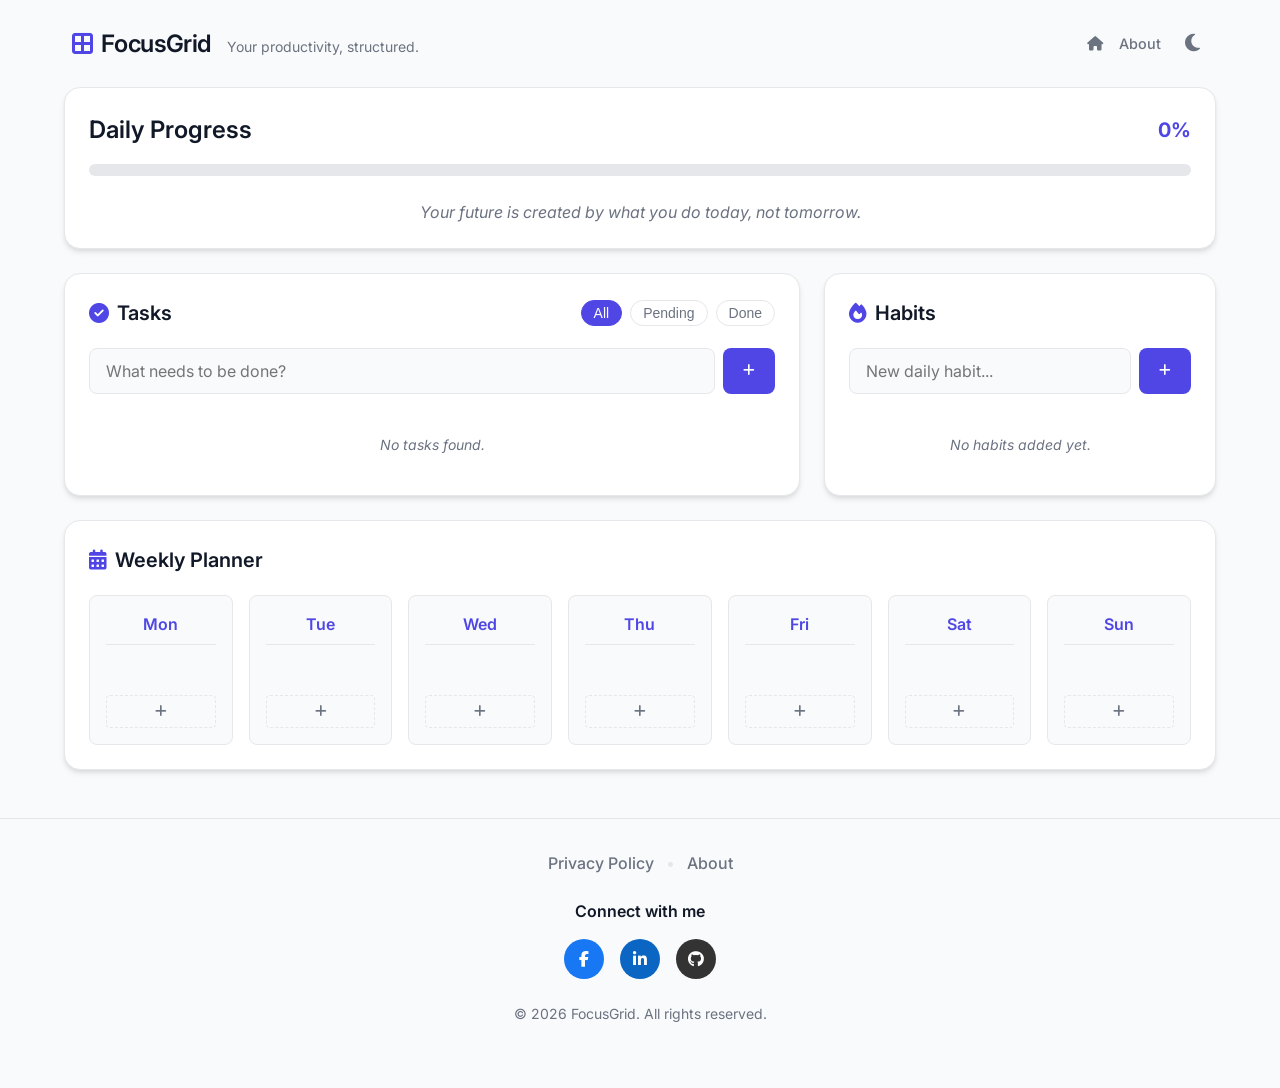
<file: index.html>
<!DOCTYPE html>
<html lang="en">
<head>
    <meta charset="UTF-8">
    <meta name="viewport" content="width=device-width, initial-scale=1.0">
    <title>FocusGrid | Stay focused. Get things done.</title>
    <link rel="stylesheet" href="style.css">
    <link href="https://fonts.googleapis.com/css2?family=Inter:wght@400;500;600;700&display=swap" rel="stylesheet">
    <link rel="stylesheet" href="https://cdnjs.cloudflare.com/ajax/libs/font-awesome/6.4.0/css/all.min.css">
</head>
<body>
    <header class="app-header">
        <div class="logo">
            <i class="fas fa-border-all"></i>
            <h1>FocusGrid</h1>
            <span class="tagline">Your productivity, structured.</span>
        </div>
        <div class="header-actions">
            <nav class="main-nav">
                <a href="index.html" class="nav-link" title="Home / Refresh" aria-label="Home"><i class="fas fa-home"></i></a>
                <a href="about.html" class="nav-link">About</a>
            </nav>
            <button id="theme-toggle" class="theme-btn" aria-label="Toggle dark mode">
                <i class="fas fa-moon"></i>
            </button>
        </div>
    </header>

    <main class="dashboard-grid">
        <!-- Progress Dashboard & Quote -->
        <section class="card progress-section">
            <div class="progress-header">
                <h2>Daily Progress</h2>
                <span id="progress-percentage">0%</span>
            </div>
            <div class="progress-bar-container">
                <div id="progress-bar" class="progress-bar"></div>
            </div>
            <div class="quote-container">
                <p id="daily-quote" class="quote-text">"The secret of getting ahead is getting started."</p>
            </div>
        </section>

        <!-- Task Tracker -->
        <section class="card task-section">
            <div class="section-header">
                <h2><i class="fas fa-check-circle"></i> Tasks</h2>
                <div class="task-filters">
                    <button class="filter-btn active" data-filter="all">All</button>
                    <button class="filter-btn" data-filter="pending">Pending</button>
                    <button class="filter-btn" data-filter="completed">Done</button>
                </div>
            </div>
            <form id="task-form" class="input-group">
                <input type="text" id="task-input" placeholder="What needs to be done?" required autocomplete="off">
                <button type="submit" class="btn-primary" aria-label="Add Task"><i class="fas fa-plus"></i></button>
            </form>
            <ul id="task-list" class="item-list">
                <!-- Tasks will be injected here -->
            </ul>
        </section>

        <!-- Habit Tracker -->
        <section class="card habit-section">
            <div class="section-header">
                <h2><i class="fas fa-fire"></i> Habits</h2>
            </div>
            <form id="habit-form" class="input-group">
                <input type="text" id="habit-input" placeholder="New daily habit..." required autocomplete="off">
                <button type="submit" class="btn-primary" aria-label="Add Habit"><i class="fas fa-plus"></i></button>
            </form>
            <ul id="habit-list" class="item-list">
                <!-- Habits will be injected here -->
            </ul>
        </section>

        <!-- Weekly Planner -->
        <section class="card weekly-section">
            <div class="section-header">
                <h2><i class="fas fa-calendar-alt"></i> Weekly Planner</h2>
            </div>
            <div class="weekly-grid">
                <div class="day-col" data-day="Mon">
                    <h3>Mon</h3>
                    <ul class="day-tasks"></ul>
                    <button class="add-day-task" aria-label="Add task for Monday"><i class="fas fa-plus"></i></button>
                </div>
                <div class="day-col" data-day="Tue">
                    <h3>Tue</h3>
                    <ul class="day-tasks"></ul>
                    <button class="add-day-task" aria-label="Add task for Tuesday"><i class="fas fa-plus"></i></button>
                </div>
                <div class="day-col" data-day="Wed">
                    <h3>Wed</h3>
                    <ul class="day-tasks"></ul>
                    <button class="add-day-task" aria-label="Add task for Wednesday"><i class="fas fa-plus"></i></button>
                </div>
                <div class="day-col" data-day="Thu">
                    <h3>Thu</h3>
                    <ul class="day-tasks"></ul>
                    <button class="add-day-task" aria-label="Add task for Thursday"><i class="fas fa-plus"></i></button>
                </div>
                <div class="day-col" data-day="Fri">
                    <h3>Fri</h3>
                    <ul class="day-tasks"></ul>
                    <button class="add-day-task" aria-label="Add task for Friday"><i class="fas fa-plus"></i></button>
                </div>
                <div class="day-col" data-day="Sat">
                    <h3>Sat</h3>
                    <ul class="day-tasks"></ul>
                    <button class="add-day-task" aria-label="Add task for Saturday"><i class="fas fa-plus"></i></button>
                </div>
                <div class="day-col" data-day="Sun">
                    <h3>Sun</h3>
                    <ul class="day-tasks"></ul>
                    <button class="add-day-task" aria-label="Add task for Sunday"><i class="fas fa-plus"></i></button>
                </div>
            </div>
        </section>
    </main>

    <!-- Modal for Weekly Task Input -->
    <div id="weekly-modal" class="modal">
        <div class="modal-content">
            <h3>Add Task to <span id="modal-day-label"></span></h3>
            <form id="weekly-form" class="modal-form">
                <input type="text" id="weekly-input" placeholder="Task description..." required autocomplete="off">
                <div class="modal-actions">
                    <button type="button" id="close-modal" class="btn-secondary">Cancel</button>
                    <button type="submit" class="btn-primary">Add</button>
                </div>
            </form>
        </div>
    </div>

    <footer class="app-footer">
        <div class="footer-links">
            <a href="privacy.html">Privacy Policy</a>
            <span class="separator">&bull;</span>
            <a href="about.html">About</a>
        </div>
        <div class="social-section">
            <p>Connect with me</p>
            <div class="social-links">
                <a href="https://www.facebook.com/PokkaVau" target="_blank" class="social-btn facebook"><i class="fab fa-facebook-f"></i></a>
                <a href="https://www.linkedin.com/in/md-zayed-iqbal-372852254/" target="_blank" class="social-btn linkedin"><i class="fab fa-linkedin-in"></i></a>
                <a href="https://github.com/PokkaVau" target="_blank" class="social-btn github"><i class="fab fa-github"></i></a>
            </div>
        </div>
        <div class="copyright">
            &copy; 2026 FocusGrid. All rights reserved.
        </div>
    </footer>

    <script src="script.js"></script>
</body>
</html>
</file>
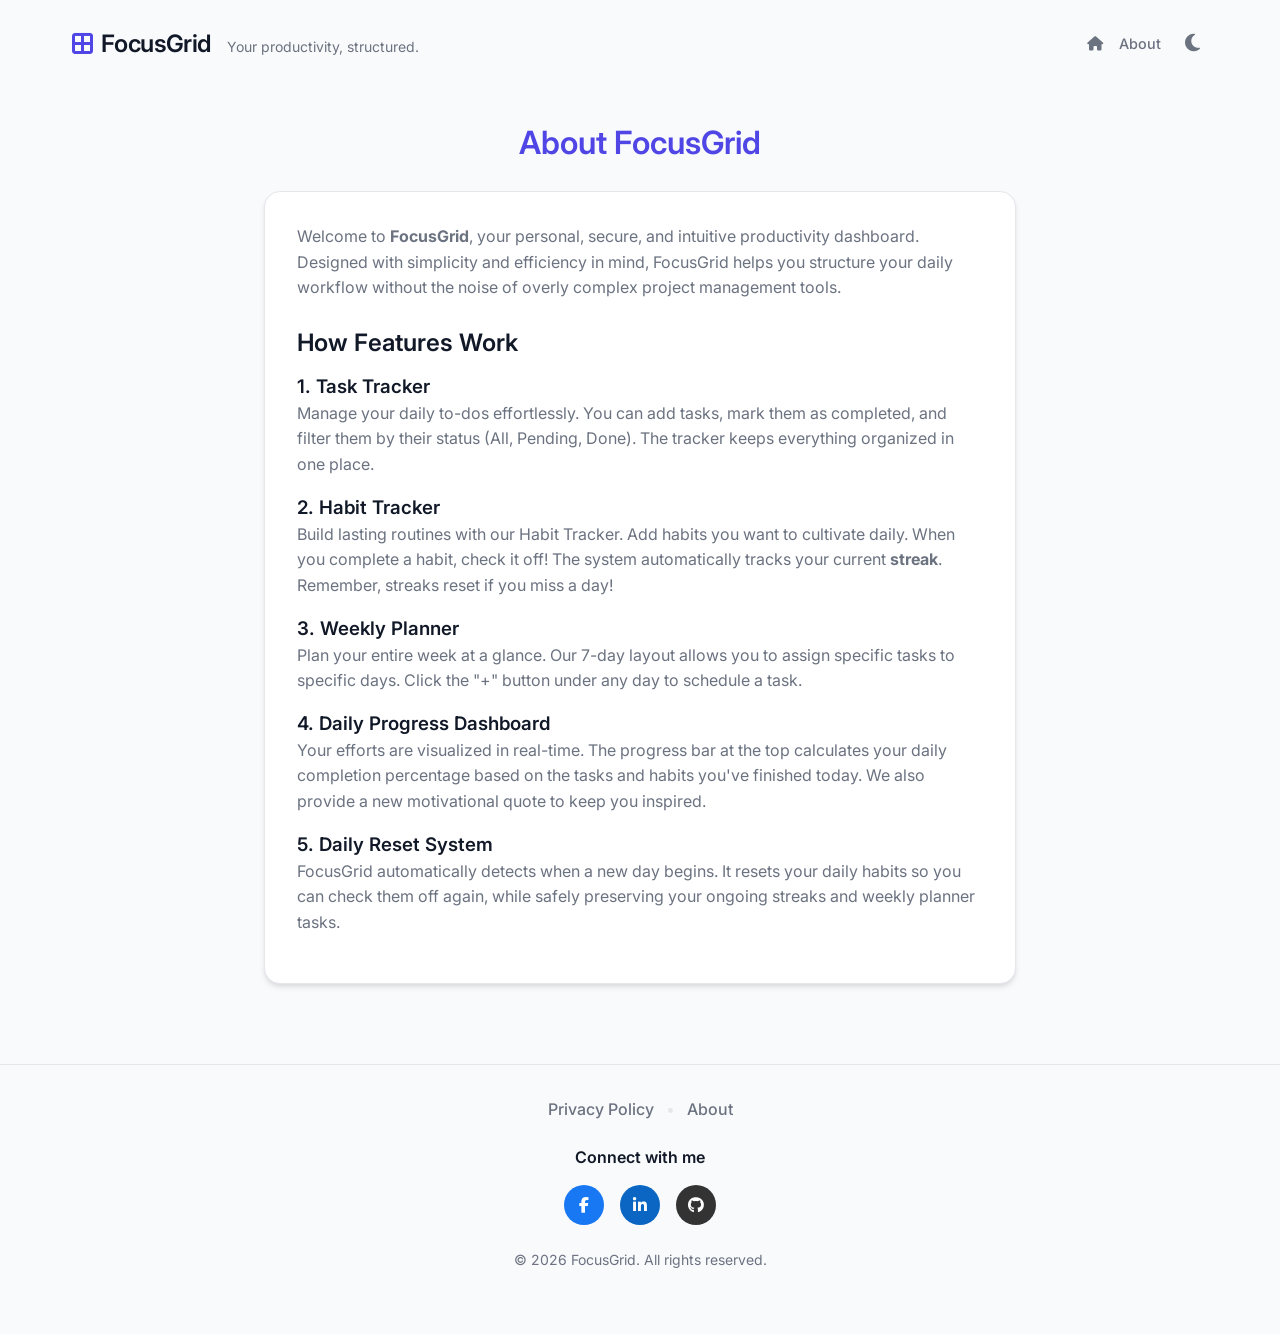
<file: about.html>
<!DOCTYPE html>
<html lang="en">

<head>
    <meta charset="UTF-8">
    <meta name="viewport" content="width=device-width, initial-scale=1.0">
    <title>About | FocusGrid</title>
    <link rel="stylesheet" href="style.css">
    <link href="https://fonts.googleapis.com/css2?family=Inter:wght@400;500;600;700&display=swap" rel="stylesheet">
    <link rel="stylesheet" href="https://cdnjs.cloudflare.com/ajax/libs/font-awesome/6.4.0/css/all.min.css">
</head>

<body>
    <header class="app-header">
        <div class="logo">
            <i class="fas fa-border-all"></i>
            <h1>FocusGrid</h1>
            <span class="tagline">Your productivity, structured.</span>
        </div>
        <div class="header-actions">
            <nav class="main-nav">
                <a href="index.html" class="nav-link" title="Home / Refresh" aria-label="Home"><i
                        class="fas fa-home"></i></a>
                <a href="about.html" class="nav-link">About</a>
            </nav>
            <button id="theme-toggle" class="theme-btn" aria-label="Toggle dark mode">
                <i class="fas fa-moon"></i>
            </button>
        </div>
    </header>

    <main class="page-container">
        <h2 class="page-title">About FocusGrid</h2>
        <section class="page-content">
            <p>Welcome to <strong>FocusGrid</strong>, your personal, secure, and intuitive productivity dashboard.
                Designed with simplicity and efficiency in mind, FocusGrid helps you structure your daily workflow
                without the noise of overly complex project management tools.</p>

            <h2>How Features Work</h2>

            <h3>1. Task Tracker</h3>
            <p>Manage your daily to-dos effortlessly. You can add tasks, mark them as completed, and filter them by
                their status (All, Pending, Done). The tracker keeps everything organized in one place.</p>

            <h3>2. Habit Tracker</h3>
            <p>Build lasting routines with our Habit Tracker. Add habits you want to cultivate daily. When you complete
                a habit, check it off! The system automatically tracks your current <strong>streak</strong>. Remember,
                streaks reset if you miss a day!</p>

            <h3>3. Weekly Planner</h3>
            <p>Plan your entire week at a glance. Our 7-day layout allows you to assign specific tasks to specific days.
                Click the "+" button under any day to schedule a task.</p>

            <h3>4. Daily Progress Dashboard</h3>
            <p>Your efforts are visualized in real-time. The progress bar at the top calculates your daily completion
                percentage based on the tasks and habits you've finished today. We also provide a new motivational quote
                to keep you inspired.</p>

            <h3>5. Daily Reset System</h3>
            <p>FocusGrid automatically detects when a new day begins. It resets your daily habits so you can check them
                off again, while safely preserving your ongoing streaks and weekly planner tasks.</p>
        </section>
    </main>

    <footer class="app-footer">
        <div class="footer-links">
            <a href="privacy.html">Privacy Policy</a>
            <span class="separator">&bull;</span>
            <a href="about.html">About</a>
        </div>
        <div class="social-section">
            <p>Connect with me</p>
            <div class="social-links">
                <a href="https://www.facebook.com/PokkaVau" target="_blank" class="social-btn facebook"><i
                        class="fab fa-facebook-f"></i></a>
                <a href="https://www.linkedin.com/in/md-zayed-iqbal-372852254/" target="_blank"
                    class="social-btn linkedin"><i class="fab fa-linkedin-in"></i></a>
                <a href="https://github.com/PokkaVau" target="_blank" class="social-btn github"><i
                        class="fab fa-github"></i></a>
            </div>
        </div>
        <div class="copyright">
            &copy; 2026 FocusGrid. All rights reserved.
        </div>
    </footer>

    <script src="script.js"></script>
</body>

</html>
</file>
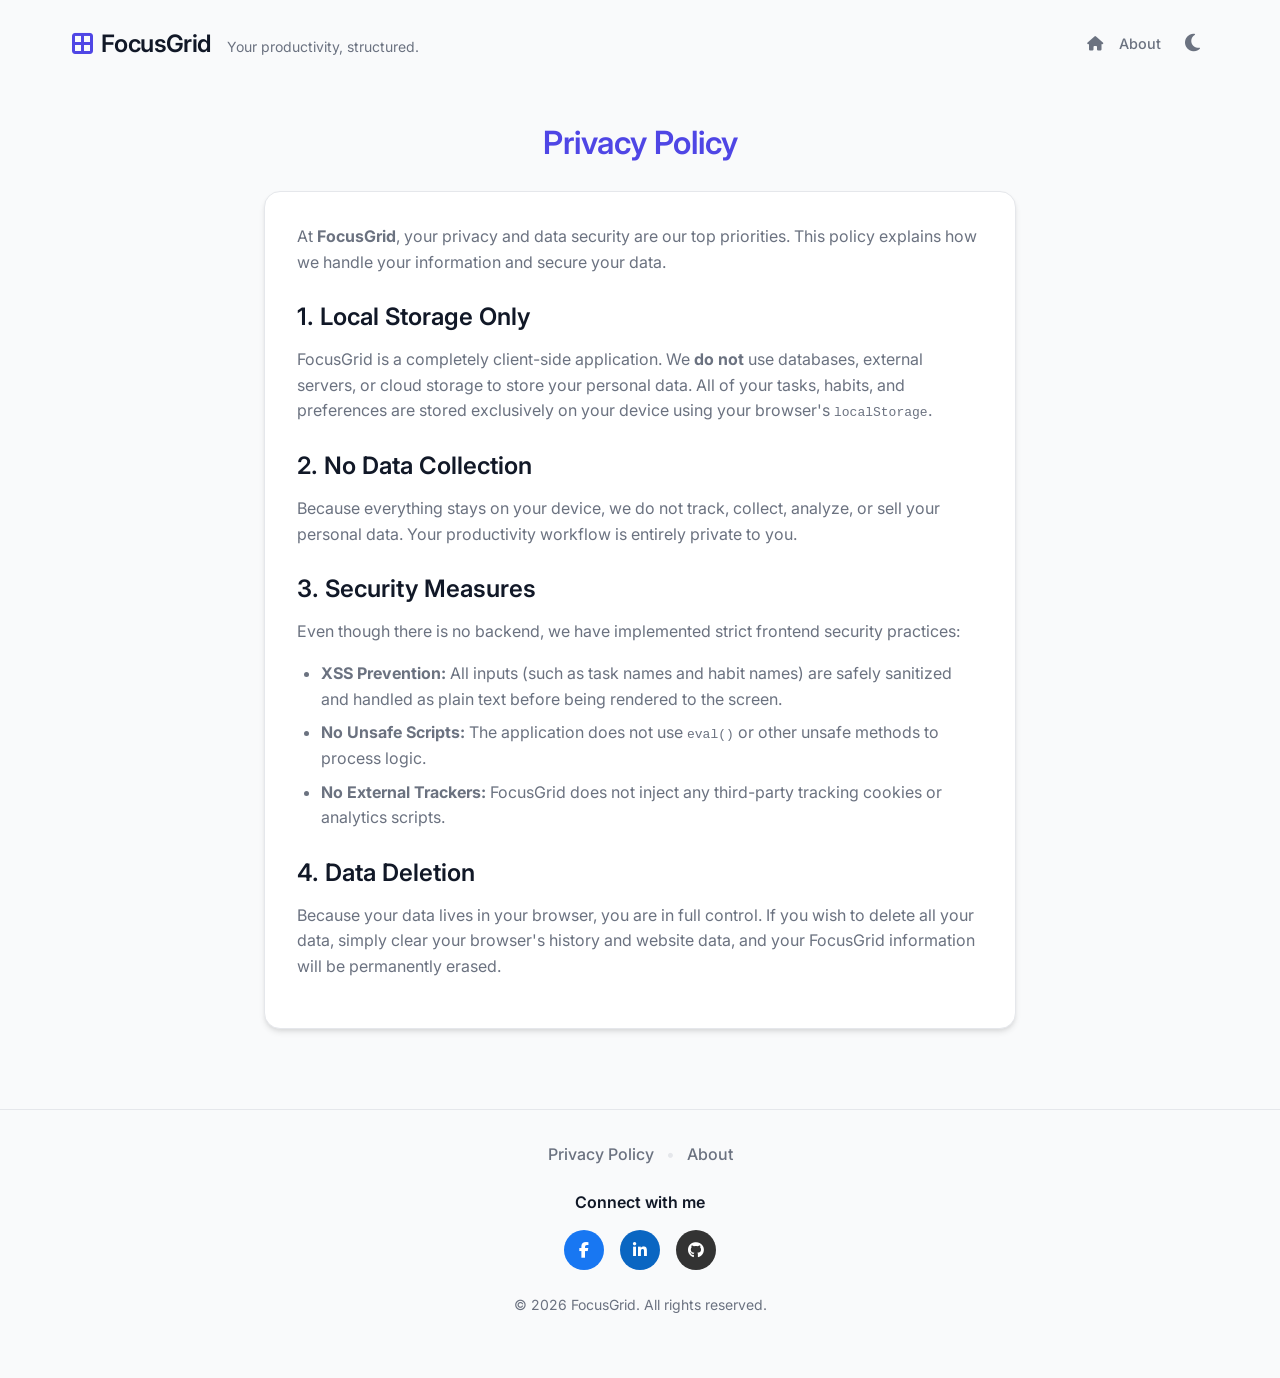
<file: privacy.html>
<!DOCTYPE html>
<html lang="en">
<head>
    <meta charset="UTF-8">
    <meta name="viewport" content="width=device-width, initial-scale=1.0">
    <title>Privacy Policy | FocusGrid</title>
    <link rel="stylesheet" href="style.css">
    <link href="https://fonts.googleapis.com/css2?family=Inter:wght@400;500;600;700&display=swap" rel="stylesheet">
    <link rel="stylesheet" href="https://cdnjs.cloudflare.com/ajax/libs/font-awesome/6.4.0/css/all.min.css">
</head>
<body>
    <header class="app-header">
        <div class="logo">
            <i class="fas fa-border-all"></i>
            <h1>FocusGrid</h1>
            <span class="tagline">Your productivity, structured.</span>
        </div>
        <div class="header-actions">
            <nav class="main-nav">
                <a href="index.html" class="nav-link" title="Home / Refresh" aria-label="Home"><i class="fas fa-home"></i></a>
                <a href="about.html" class="nav-link">About</a>
            </nav>
            <button id="theme-toggle" class="theme-btn" aria-label="Toggle dark mode">
                <i class="fas fa-moon"></i>
            </button>
        </div>
    </header>

    <main class="page-container">
        <h2 class="page-title">Privacy Policy</h2>
        <section class="page-content">
            <p>At <strong>FocusGrid</strong>, your privacy and data security are our top priorities. This policy explains how we handle your information and secure your data.</p>
            
            <h2>1. Local Storage Only</h2>
            <p>FocusGrid is a completely client-side application. We <strong>do not</strong> use databases, external servers, or cloud storage to store your personal data. All of your tasks, habits, and preferences are stored exclusively on your device using your browser's <code>localStorage</code>.</p>
            
            <h2>2. No Data Collection</h2>
            <p>Because everything stays on your device, we do not track, collect, analyze, or sell your personal data. Your productivity workflow is entirely private to you.</p>
            
            <h2>3. Security Measures</h2>
            <p>Even though there is no backend, we have implemented strict frontend security practices:</p>
            <ul>
                <li><strong>XSS Prevention:</strong> All inputs (such as task names and habit names) are safely sanitized and handled as plain text before being rendered to the screen.</li>
                <li><strong>No Unsafe Scripts:</strong> The application does not use <code>eval()</code> or other unsafe methods to process logic.</li>
                <li><strong>No External Trackers:</strong> FocusGrid does not inject any third-party tracking cookies or analytics scripts.</li>
            </ul>

            <h2>4. Data Deletion</h2>
            <p>Because your data lives in your browser, you are in full control. If you wish to delete all your data, simply clear your browser's history and website data, and your FocusGrid information will be permanently erased.</p>
        </section>
    </main>

    <footer class="app-footer">
        <div class="footer-links">
            <a href="privacy.html">Privacy Policy</a>
            <span class="separator">&bull;</span>
            <a href="about.html">About</a>
        </div>
        <div class="social-section">
            <p>Connect with me</p>
            <div class="social-links">
                <a href="https://www.facebook.com/PokkaVau" target="_blank" class="social-btn facebook"><i class="fab fa-facebook-f"></i></a>
                <a href="https://www.linkedin.com/in/md-zayed-iqbal-372852254/" target="_blank" class="social-btn linkedin"><i class="fab fa-linkedin-in"></i></a>
                <a href="https://github.com/PokkaVau" target="_blank" class="social-btn github"><i class="fab fa-github"></i></a>
            </div>
        </div>
        <div class="copyright">
            &copy; 2026 FocusGrid. All rights reserved.
        </div>
    </footer>

    <script src="script.js"></script>
</body>
</html>
</file>
<file: style.css>
:root {
    /* Color Palette */
    --primary: #4F46E5;
    --primary-hover: #4338ca;
    --accent: #22C55E;
    --bg-color: #F9FAFB;
    --card-bg: #FFFFFF;
    --text-main: #111827;
    --text-muted: #6B7280;
    --border-color: #E5E7EB;
    --danger: #EF4444;
    --danger-hover: #DC2626;

    /* Shadow & Radius */
    --shadow-sm: 0 1px 2px 0 rgba(0, 0, 0, 0.05);
    --shadow-md: 0 4px 6px -1px rgba(0, 0, 0, 0.1), 0 2px 4px -1px rgba(0, 0, 0, 0.06);
    --shadow-lg: 0 10px 15px -3px rgba(0, 0, 0, 0.1), 0 4px 6px -2px rgba(0, 0, 0, 0.05);
    --radius: 16px;
    --radius-sm: 8px;

    /* Transitions */
    --transition: all 0.3s cubic-bezier(0.4, 0, 0.2, 1);
}

/* Dark Mode Variables */
[data-theme="dark"] {
    --bg-color: #111827;
    --card-bg: #1F2937;
    --text-main: #F9FAFB;
    --text-muted: #9CA3AF;
    --border-color: #374151;
    --shadow-md: 0 4px 6px -1px rgba(0, 0, 0, 0.3), 0 2px 4px -1px rgba(0, 0, 0, 0.2);
}

/* Reset & Base Styles */
* {
    margin: 0;
    padding: 0;
    box-sizing: border-box;
}

body {
    font-family: 'Inter', sans-serif;
    background-color: var(--bg-color);
    color: var(--text-main);
    line-height: 1.5;
    transition: background-color 0.3s ease, color 0.3s ease;
    min-height: 100vh;
    padding-bottom: 2rem;
}

/* Typography & Layout */
h1, h2, h3 {
    font-weight: 600;
}

.app-header {
    display: flex;
    flex-direction: column;
    justify-content: center;
    align-items: center;
    gap: 1rem;
    padding: 1.25rem 1rem;
    max-width: 1200px;
    margin: 0 auto;
}

@media (min-width: 640px) {
    .app-header {
        flex-direction: row;
        justify-content: space-between;
        padding: 1.5rem 2rem;
    }
}

.logo {
    display: flex;
    align-items: baseline;
    gap: 0.5rem;
}

.logo i {
    color: var(--primary);
    font-size: 1.5rem;
}

.logo h1 {
    font-size: 1.5rem;
    letter-spacing: -0.025em;
}

.tagline {
    font-size: 0.875rem;
    color: var(--text-muted);
    margin-left: 0.5rem;
    display: none; /* Hidden on very small screens */
}

@media (min-width: 640px) {
    .tagline {
        display: inline;
    }
}

.theme-btn {
    background: transparent;
    border: none;
    color: var(--text-muted);
    font-size: 1.25rem;
    cursor: pointer;
    transition: var(--transition);
    padding: 0.5rem;
    border-radius: 50%;
}

.theme-btn:hover {
    color: var(--primary);
    background-color: rgba(79, 70, 229, 0.1);
}

/* Main Grid */
.dashboard-grid {
    display: grid;
    grid-template-columns: 1fr;
    gap: 1.5rem;
    max-width: 1200px;
    margin: 0 auto;
    padding: 0 1rem;
}

@media (min-width: 640px) {
    .dashboard-grid {
        padding: 0 1.5rem;
    }
}

@media (min-width: 768px) {
    .dashboard-grid {
        grid-template-columns: repeat(2, 1fr);
    }
    .progress-section {
        grid-column: span 2;
    }
    .weekly-section {
        grid-column: span 2;
    }
}

@media (min-width: 1024px) {
    .dashboard-grid {
        grid-template-columns: repeat(3, 1fr);
    }
    .progress-section {
        grid-column: span 3;
    }
    .task-section {
        grid-column: span 2;
    }
    .habit-section {
        grid-column: span 1;
    }
    .weekly-section {
        grid-column: span 3;
    }
}

/* Cards */
.card {
    background-color: var(--card-bg);
    border-radius: var(--radius);
    padding: 1.5rem;
    box-shadow: var(--shadow-md);
    transition: transform 0.3s ease, box-shadow 0.3s ease;
    border: 1px solid var(--border-color);
}

.card:hover {
    transform: translateY(-2px);
    box-shadow: var(--shadow-lg);
}

/* Progress Section */
.progress-header {
    display: flex;
    justify-content: space-between;
    align-items: center;
    margin-bottom: 1rem;
}

#progress-percentage {
    font-weight: 700;
    color: var(--primary);
    font-size: 1.25rem;
}

.progress-bar-container {
    width: 100%;
    height: 12px;
    background-color: var(--border-color);
    border-radius: 999px;
    overflow: hidden;
    margin-bottom: 1.5rem;
}

.progress-bar {
    height: 100%;
    background-color: var(--primary);
    width: 0%;
    transition: width 0.8s cubic-bezier(0.4, 0, 0.2, 1);
    border-radius: 999px;
}

.quote-container {
    text-align: center;
    font-style: italic;
    color: var(--text-muted);
}

/* Sections Common Header */
.section-header {
    display: flex;
    flex-direction: column;
    align-items: flex-start;
    gap: 0.75rem;
    margin-bottom: 1.25rem;
}

@media (min-width: 480px) {
    .section-header {
        flex-direction: row;
        justify-content: space-between;
        align-items: center;
    }
}

.section-header h2 {
    font-size: 1.25rem;
    display: flex;
    align-items: center;
    gap: 0.5rem;
}

.section-header h2 i {
    color: var(--primary);
}

/* Task Filters */
.task-filters {
    display: flex;
    gap: 0.5rem;
    flex-wrap: wrap;
}

.filter-btn {
    background: transparent;
    border: 1px solid var(--border-color);
    color: var(--text-muted);
    padding: 0.25rem 0.75rem;
    border-radius: 999px;
    font-size: 0.875rem;
    cursor: pointer;
    transition: var(--transition);
}

.filter-btn:hover {
    border-color: var(--primary);
    color: var(--primary);
}

.filter-btn.active {
    background-color: var(--primary);
    color: white;
    border-color: var(--primary);
}

/* Inputs & Forms */
.input-group {
    display: flex;
    gap: 0.5rem;
    margin-bottom: 1.5rem;
}

input[type="text"] {
    flex-grow: 1;
    padding: 0.75rem 1rem;
    border: 1px solid var(--border-color);
    border-radius: var(--radius-sm);
    background-color: var(--bg-color);
    color: var(--text-main);
    font-family: inherit;
    font-size: 1rem;
    transition: var(--transition);
    outline: none;
}

input[type="text"]:focus {
    border-color: var(--primary);
    box-shadow: 0 0 0 3px rgba(79, 70, 229, 0.1);
}

.btn-primary {
    background-color: var(--primary);
    color: white;
    border: none;
    border-radius: var(--radius-sm);
    padding: 0.75rem 1.25rem;
    font-weight: 600;
    cursor: pointer;
    transition: var(--transition);
    display: flex;
    align-items: center;
    justify-content: center;
}

.btn-primary:hover {
    background-color: var(--primary-hover);
    transform: scale(1.02);
}

.btn-secondary {
    background-color: transparent;
    color: var(--text-main);
    border: 1px solid var(--border-color);
    border-radius: var(--radius-sm);
    padding: 0.75rem 1.25rem;
    font-weight: 600;
    cursor: pointer;
    transition: var(--transition);
}

.btn-secondary:hover {
    background-color: var(--border-color);
}

/* Lists */
.item-list {
    list-style: none;
    display: flex;
    flex-direction: column;
    gap: 0.75rem;
}

.list-item {
    display: flex;
    align-items: center;
    justify-content: space-between;
    padding: 0.75rem 1rem;
    background-color: var(--bg-color);
    border-radius: var(--radius-sm);
    border: 1px solid var(--border-color);
    transition: var(--transition);
    animation: slideIn 0.3s ease forwards;
}

.list-item:hover {
    border-color: var(--primary);
    background-color: var(--card-bg);
}

@keyframes slideIn {
    from {
        opacity: 0;
        transform: translateY(10px);
    }
    to {
        opacity: 1;
        transform: translateY(0);
    }
}

.item-content {
    display: flex;
    align-items: center;
    gap: 0.75rem;
    flex-grow: 1;
    overflow: hidden;
}

.item-text {
    flex-grow: 1;
    white-space: nowrap;
    overflow: hidden;
    text-overflow: ellipsis;
    transition: color 0.3s ease;
}

.list-item.completed .item-text {
    text-decoration: line-through;
    color: var(--text-muted);
}

/* Checkboxes */
.custom-checkbox {
    appearance: none;
    width: 1.25rem;
    height: 1.25rem;
    border: 2px solid var(--border-color);
    border-radius: 4px;
    cursor: pointer;
    position: relative;
    transition: var(--transition);
    display: grid;
    place-content: center;
    flex-shrink: 0;
}

.custom-checkbox::before {
    content: "\f00c";
    font-family: "Font Awesome 6 Free";
    font-weight: 900;
    color: white;
    font-size: 0.75rem;
    opacity: 0;
    transform: scale(0);
    transition: var(--transition);
}

.custom-checkbox:checked {
    background-color: var(--accent);
    border-color: var(--accent);
}

.custom-checkbox:checked::before {
    opacity: 1;
    transform: scale(1);
}

.custom-checkbox:hover {
    border-color: var(--accent);
}

/* Buttons */
.delete-btn {
    background: transparent;
    border: none;
    color: var(--text-muted);
    cursor: pointer;
    padding: 0.5rem;
    border-radius: 4px;
    transition: var(--transition);
}

.delete-btn:hover {
    color: var(--danger);
    background-color: rgba(239, 68, 68, 0.1);
}

/* Habit specific */
.streak-badge {
    display: flex;
    align-items: center;
    gap: 0.25rem;
    font-size: 0.875rem;
    color: #F59E0B; /* Orange for fire */
    font-weight: 600;
    background-color: rgba(245, 158, 11, 0.1);
    padding: 0.25rem 0.5rem;
    border-radius: 999px;
}

/* Weekly Planner */
.weekly-grid {
    display: grid;
    grid-template-columns: repeat(1, 1fr);
    gap: 1rem;
}

@media (min-width: 500px) {
    .weekly-grid {
        grid-template-columns: repeat(2, 1fr);
    }
}

@media (min-width: 768px) {
    .weekly-grid {
        grid-template-columns: repeat(3, 1fr);
    }
}

@media (min-width: 1024px) {
    .weekly-grid {
        grid-template-columns: repeat(7, 1fr);
    }
}

.day-col {
    background-color: var(--bg-color);
    border: 1px solid var(--border-color);
    border-radius: var(--radius-sm);
    padding: 1rem;
    display: flex;
    flex-direction: column;
    min-height: 150px;
}

.day-col h3 {
    text-align: center;
    margin-bottom: 1rem;
    font-size: 1rem;
    color: var(--primary);
    border-bottom: 1px solid var(--border-color);
    padding-bottom: 0.5rem;
}

.day-tasks {
    list-style: none;
    flex-grow: 1;
    display: flex;
    flex-direction: column;
    gap: 0.5rem;
    margin-bottom: 1rem;
}

.weekly-task-item {
    display: flex;
    align-items: flex-start;
    gap: 0.5rem;
    font-size: 0.875rem;
    animation: slideIn 0.2s ease forwards;
}

.weekly-task-item .item-text {
    white-space: normal;
    word-break: break-word;
}

.weekly-task-item .custom-checkbox {
    width: 1rem;
    height: 1rem;
    margin-top: 0.125rem;
}

.weekly-task-item .custom-checkbox::before {
    font-size: 0.6rem;
}

.add-day-task {
    background: transparent;
    border: 1px dashed var(--border-color);
    color: var(--text-muted);
    width: 100%;
    padding: 0.5rem;
    border-radius: 4px;
    cursor: pointer;
    transition: var(--transition);
}

.add-day-task:hover {
    border-color: var(--primary);
    color: var(--primary);
    background-color: rgba(79, 70, 229, 0.05);
}

/* Modal */
.modal {
    position: fixed;
    top: 0;
    left: 0;
    width: 100%;
    height: 100%;
    background-color: rgba(0, 0, 0, 0.5);
    display: flex;
    align-items: center;
    justify-content: center;
    z-index: 1000;
    opacity: 0;
    pointer-events: none;
    transition: opacity 0.3s ease;
}

.modal.active {
    opacity: 1;
    pointer-events: auto;
}

.modal-content {
    background-color: var(--card-bg);
    padding: 2rem;
    border-radius: var(--radius);
    width: 90%;
    max-width: 400px;
    box-shadow: var(--shadow-lg);
    transform: translateY(-20px);
    transition: transform 0.3s ease;
}

.modal.active .modal-content {
    transform: translateY(0);
}

.modal-content h3 {
    margin-bottom: 1.5rem;
}

.modal-form {
    display: flex;
    flex-direction: column;
    gap: 1rem;
}

.modal-actions {
    display: flex;
    justify-content: flex-end;
    gap: 0.5rem;
}

/* Empty States */
.empty-state {
    text-align: center;
    color: var(--text-muted);
    font-size: 0.875rem;
    padding: 1rem;
    font-style: italic;
}

/* Navigation */
.header-actions {
    display: flex;
    align-items: center;
    gap: 1rem;
}

.main-nav {
    display: flex;
    align-items: center;
    gap: 1rem;
}

.nav-link {
    color: var(--text-muted);
    text-decoration: none;
    font-weight: 500;
    font-size: 0.9rem;
    transition: var(--transition);
}

.nav-link:hover {
    color: var(--primary);
}

/* Footer */
.app-footer {
    margin-top: 3rem;
    padding: 2rem 1rem;
    text-align: center;
    border-top: 1px solid var(--border-color);
}

.footer-links {
    margin-bottom: 1.5rem;
}

.footer-links a {
    color: var(--text-muted);
    text-decoration: none;
    font-weight: 500;
    transition: var(--transition);
}

.footer-links a:hover {
    color: var(--primary);
}

.separator {
    color: var(--border-color);
    margin: 0 0.5rem;
}

.social-section {
    margin-bottom: 1.5rem;
}

.social-section p {
    color: var(--text-main);
    font-weight: 600;
    margin-bottom: 1rem;
}

.social-links {
    display: flex;
    justify-content: center;
    gap: 1rem;
}

.social-btn {
    display: flex;
    align-items: center;
    justify-content: center;
    width: 40px;
    height: 40px;
    border-radius: 50%;
    color: white;
    text-decoration: none;
    transition: var(--transition);
    background-color: var(--border-color);
}

.social-btn:hover {
    transform: translateY(-3px);
    box-shadow: var(--shadow-md);
}

.social-btn.facebook { background-color: #1877F2; }
.social-btn.linkedin { background-color: #0A66C2; }
.social-btn.github { background-color: #333333; }
[data-theme="dark"] .social-btn.github { background-color: #ffffff; color: #333333; }

.copyright {
    color: var(--text-muted);
    font-size: 0.875rem;
}

/* Page Content Wrapper for About/Privacy */
.page-container {
    max-width: 800px;
    margin: 0 auto;
    padding: 1.5rem 1rem;
}

@media (min-width: 640px) {
    .page-container {
        padding: 2rem 1.5rem;
    }
}

.page-title {
    font-size: 2rem;
    color: var(--primary);
    margin-bottom: 1.5rem;
    text-align: center;
}

.page-content {
    background-color: var(--card-bg);
    padding: 2rem;
    border-radius: var(--radius);
    box-shadow: var(--shadow-md);
    border: 1px solid var(--border-color);
}

.page-content h2 {
    margin-top: 1.5rem;
    margin-bottom: 0.75rem;
    color: var(--text-main);
}

.page-content p {
    margin-bottom: 1rem;
    color: var(--text-muted);
    line-height: 1.6;
}

.page-content ul {
    margin-left: 1.5rem;
    margin-bottom: 1rem;
    color: var(--text-muted);
    line-height: 1.6;
}

.page-content li {
    margin-bottom: 0.5rem;
}
</file>
